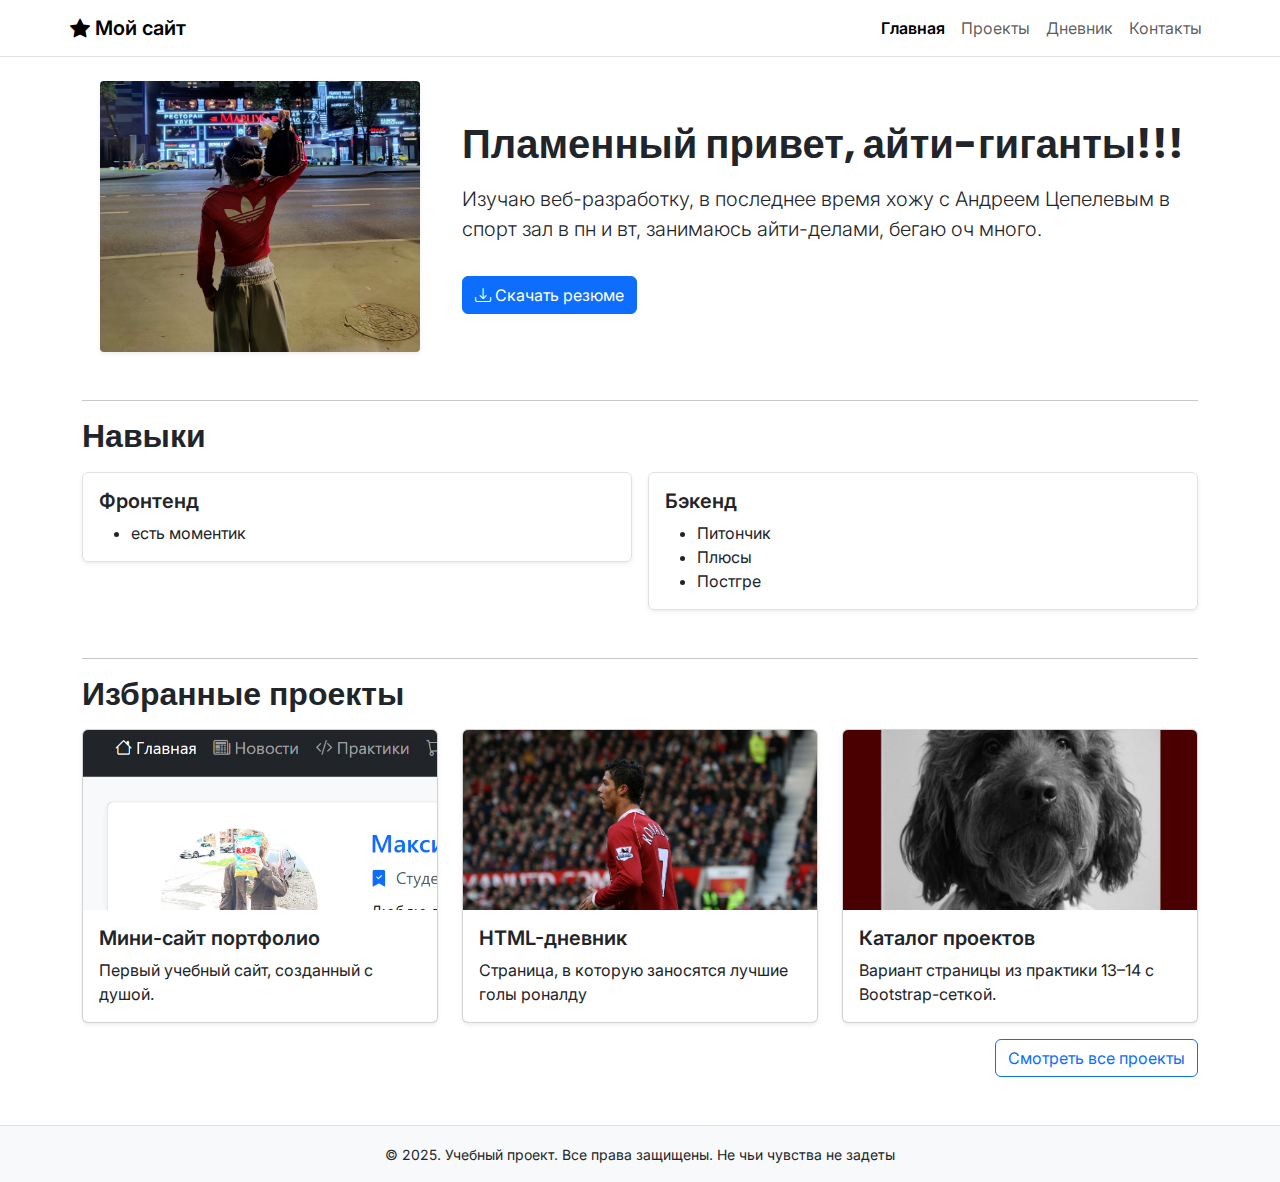
<file: index.html>
<!doctype html>
<html lang="ru" data-bs-theme="light">

<head>
    <meta charset="utf-8">
    <meta name="viewport" content="width=device-width, initial-scale=1">
    <title>Портфолио — Главная</title>

    <!-- Bootstrap -->
    <link href="https://cdn.jsdelivr.net/npm/bootstrap@5.3.3/dist/css/bootstrap.min.css" rel="stylesheet">
    <link href="https://cdn.jsdelivr.net/npm/bootstrap-icons@1.11.4/font/bootstrap-icons.css" rel="stylesheet">

    <link href="https://fonts.googleapis.com/css2?family=Inter:wght@300;400;500;600&family=Poppins:wght@500;600&display=swap" rel="stylesheet">


    <!-- Custom styles -->
    <link href="styles/styles.css" rel="stylesheet">
</head>

<body>
    <!-- Header -->
    <header class="border-bottom mb-4">
        <nav class="navbar navbar-expand-lg container">
            <a class="navbar-brand fw-semibold" href="index.html">
                <i class="bi bi-star-fill"></i> Мой сайт
            </a>

            <button class="navbar-toggler" type="button" data-bs-toggle="collapse" data-bs-target="#topnav">
                <span class="navbar-toggler-icon"></span>
            </button>

            <div id="topnav" class="collapse navbar-collapse">
                <ul class="navbar-nav ms-auto mb-2 mb-lg-0">
                    <li class="nav-item"><a class="nav-link active" href="index.html">Главная</a></li>
                    <li class="nav-item"><a class="nav-link" href="pages/projects.html">Проекты</a></li>
                    <li class="nav-item"><a class="nav-link" href="pages/diary.html">Дневник</a></li>
                    <li class="nav-item"><a class="nav-link" href="pages/contacts.html">Контакты</a></li>
                </ul>
            </div>
        </nav>
    </header>

    <!-- Main -->
    <main class="container">

        <!-- Intro -->
        <section class="row align-items-center mb-5">
            <div class="col-md-4 text-center">
                <img src="images/photo.png" alt="Моё фото" class="img-fluid photo-sport shadow-sm">
            </div>

            <div class="col-md-8">
                <h1 class="fw-bold mb-3">Пламенный привет, айти-гиганты!!!</h1>
                <p class="lead">
                    Изучаю веб-разработку, в последнее время хожу с Андреем Цепелевым в спорт зал в пн и вт, занимаюсь айти-делами, бегаю оч много.
                </p>

                <a href="assets/resume.pdf" class="btn btn-primary mt-3" download>
                    <i class="bi bi-download"></i> Скачать резюме
                </a>
            </div>
        </section>

        <hr>

        <!-- Skills -->
        <section class="mb-5">
            <h2 class="fw-semibold mb-3">Навыки</h2>

            <div class="row g-3">
                <div class="col-md-6">
                    <div class="p-3 border rounded shadow-sm">
                        <h5>Фронтенд</h5>
                        <ul class="mb-0">
                            <li>есть моментик</li>
                        </ul>
                    </div>
                </div>

                <div class="col-md-6">
                    <div class="p-3 border rounded shadow-sm">
                        <h5>Бэкенд</h5>
                        <ul class="mb-0">
                            <li>Питончик</li>
                            <li>Плюсы</li>
                            <li>Постгре</li>
                        </ul>
                    </div>
                </div>
            </div>
        </section>

        <hr>

        <!-- Featured Projects -->
        <section class="mb-5">
            <h2 class="fw-semibold mb-3">Избранные проекты</h2>

            <div class="row g-4">
                <div class="col-md-4">
                    <div class="card h-100 shadow-sm">
                        <img src="images/project1.jpg" class="card-img-top" alt="Проект 1">
                        <div class="card-body">
                            <h5 class="card-title">Мини-сайт портфолио</h5>
                            <p class="card-text">Первый учебный сайт, созданный с душой.</p>
                        </div>
                    </div>
                </div>

                <div class="col-md-4">
                    <div class="card h-100 shadow-sm">
                        <img src="images/project2.jpg" class="card-img-top" alt="Проект 2">
                        <div class="card-body">
                            <h5 class="card-title">HTML-дневник</h5>
                            <p class="card-text">Страница, в которую заносятся лучшие голы роналду</p>
                        </div>
                    </div>
                </div>

                <div class="col-md-4">
                    <div class="card h-100 shadow-sm">
                        <img src="images/project3.jpg" class="card-img-top" alt="Проект 3">
                        <div class="card-body">
                            <h5 class="card-title">Каталог проектов</h5>
                            <p class="card-text">Вариант страницы из практики 13–14 с Bootstrap-сеткой.</p>
                        </div>
                    </div>
                </div>
            </div>

            <div class="text-end mt-3">
                <a href="pages/projects.html" class="btn btn-outline-primary">Смотреть все проекты</a>
            </div>
        </section>

    </main>

    <!-- Footer -->
    <footer class="border-top mt-4 py-3">
        <div class="container text-center">
            <small>© 2025. Учебный проект. Все права защищены. Не чьи чувства не задеты</small>
        </div>
    </footer>

    <!-- Bootstrap JS -->
    <script src="https://cdn.jsdelivr.net/npm/bootstrap@5.3.3/dist/js/bootstrap.bundle.min.js"></script>
</body>

</html>
</file>
<file: styles/styles.css>
/* Общие стили */
body {
    font-family: "Inter", sans-serif;
}
/* Заголовки */
h1,
h2,
h3 {
    font-family: "Poppins", sans-serif;
    font-weight: 600;
}

/* Заголовки */
h1,
h2,
h3,
h4,
h5 {
    font-weight: 600;
}

/* Картинки */
img.rounded-circle {
    max-width: 260px;
}

/* Карточки проектов */
.card img {
    height: 180px;
    object-fit: cover;
}

/* Таблица дневника */
.table th,
.table td {
    vertical-align: middle;
}

/* Контактная форма */
form input,
form textarea {
    font-size: 15px;
}

/* Навигация */
.nav-link.active {
    font-weight: 600;
}

/* Футер */
footer {
    background: #f8f9fa;
}

/* Тени (для красоты без перебора) */
.shadow-sm {
    box-shadow: 0 0.125rem 0.25rem #00000013 !important;
}

#head {
    background-image: url("https: //media1.tenor.com/m/a72LVwuz9RUAAAAd/cristiano-ronaldo-cristiano.gif");
    background-size: cover;
    background-position: center;
    background-repeat: repeat;
}

.photo-sport {
    border-radius: 4px;
    object-fit: cover;
    width: 100%;
    max-width: 320px;
    filter: contrast(1.05) saturate(1.1);
}
</file>
